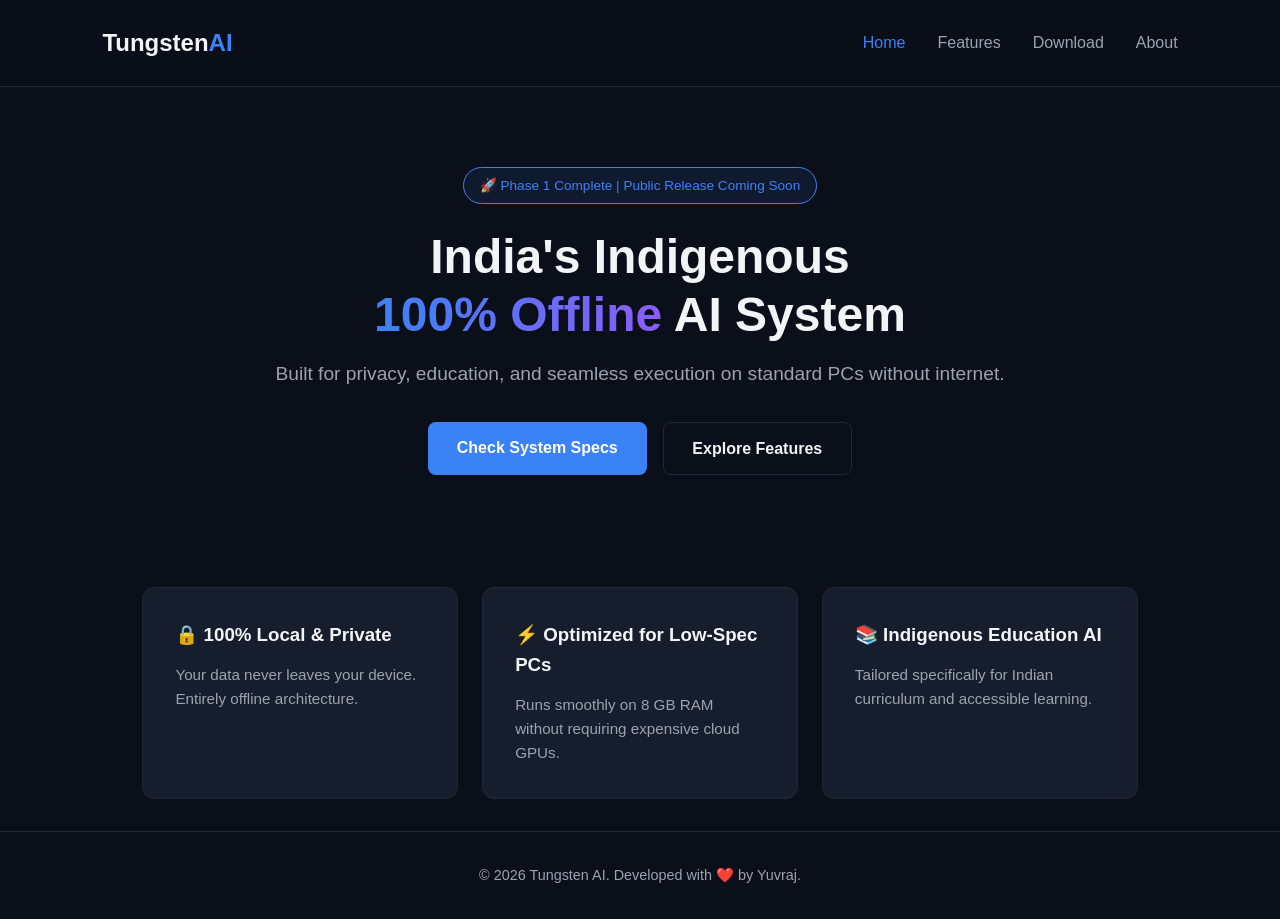
<file: index.html>
<!DOCTYPE html>
<html lang="en">
<head>
    <meta charset="UTF-8">
    <meta name="viewport" content="width=device-width, initial-scale=1.0">
    <title>Tungsten AI | Indigenous Offline AI System</title>
    <meta name="description" content="Sharthi AI is India's 100% offline, privacy-first educational AI system for students. Developed by Yuvraj.">
    <meta name="keywords" content="Tungsten AI, Tungsten, Offline AI, Educational AI India, Yuvraj Tungsten AI">
    <meta name="author" content="Yuvraj">
    <link rel="stylesheet" href="style.css">
</head>
<body>
    <!-- Baaki ka poora body code yahan aayega -->

    <!-- Navigation Bar -->
    <nav class="navbar">
        <div class="logo">Tungsten<span>AI</span></div>
        <ul class="nav-links">
            <li><a href="index.html" class="active">Home</a></li>
            <li><a href="features.html">Features</a></li>
            <li><a href="download.html">Download</a></li>
            <li><a href="about.html">About</a></li>
        </ul>
    </nav>

    <!-- Hero Section -->
    <section class="hero">
        <div class="badge">🚀 Phase 1 Complete | Public Release Coming Soon</div>
        <h1>India's Indigenous <br><span class="highlight">100% Offline</span> AI System</h1>
        <p>Built for privacy, education, and seamless execution on standard PCs without internet.</p>
        
        <div class="cta-buttons">
            <a href="download.html" class="btn btn-primary">Check System Specs</a>
            <a href="features.html" class="btn btn-secondary">Explore Features</a>
        </div>
    </section>

    <!-- Quick Highlights -->
    <section class="highlights">
        <div class="card">
            <h3>🔒 100% Local & Private</h3>
            <p>Your data never leaves your device. Entirely offline architecture.</p>
        </div>
        <div class="card">
            <h3>⚡ Optimized for Low-Spec PCs</h3>
            <p>Runs smoothly on 8 GB RAM without requiring expensive cloud GPUs.</p>
        </div>
        <div class="card">
            <h3>📚 Indigenous Education AI</h3>
            <p>Tailored specifically for Indian curriculum and accessible learning.</p>
        </div>
    </section>

    <!-- Footer -->
    <footer>
        <p>&copy; 2026 Tungsten AI. Developed with ❤️ by Yuvraj.</p>
    </footer>

    <script src="script.js"></script>
</body>
</html>
</file>
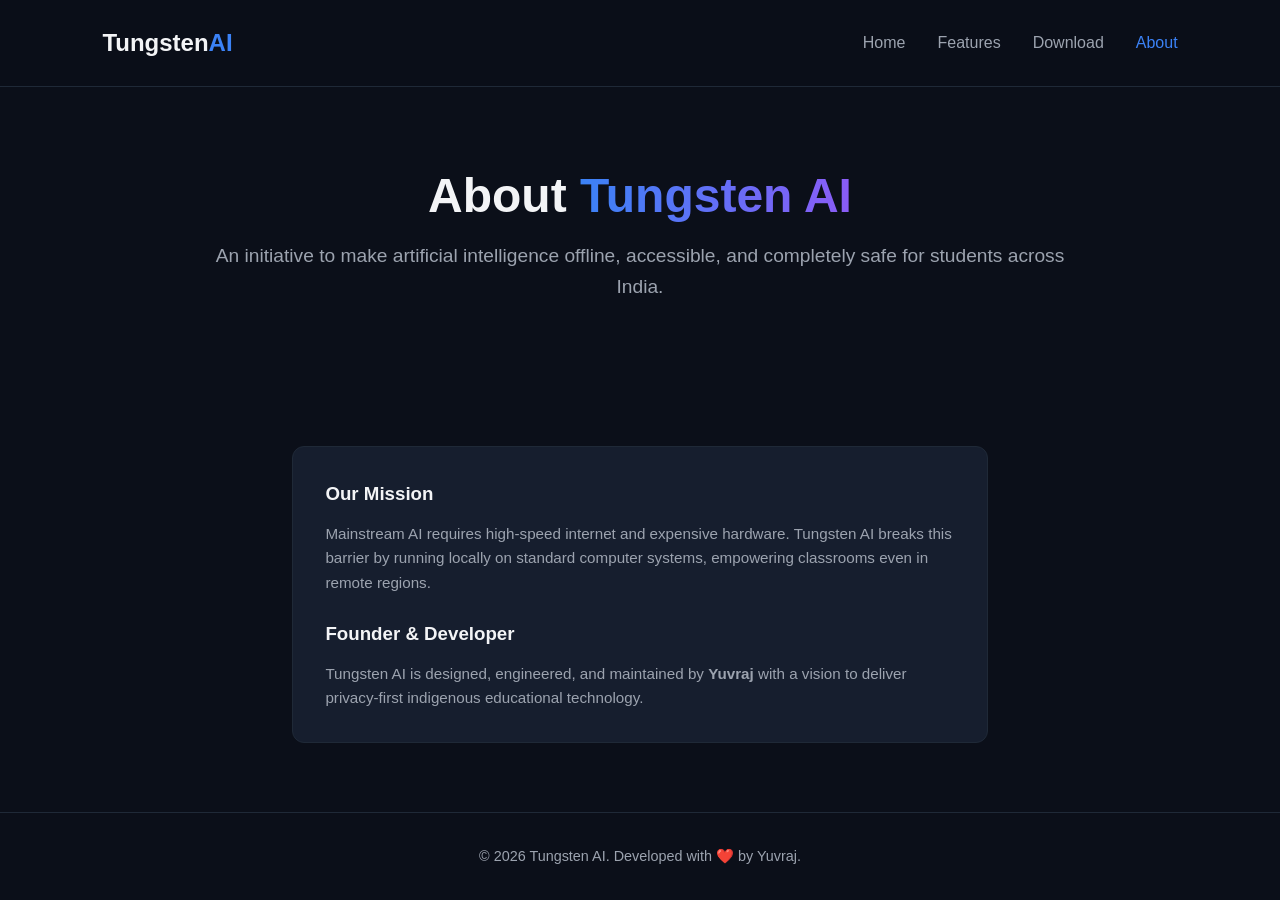
<file: about.html>
<!DOCTYPE html>
<html lang="en">
<head>
    <meta charset="UTF-8">
    <meta name="viewport" content="width=device-width, initial-scale=1.0">
    <title>About | Tungsten Ai</title>
    <meta name="description" content="Learn about Tungsten AI vision, mission, and developer Yuvraj. An initiative for accessible, offline, privacy-first AI in Indian education.">
    <meta name="keywords" content="About Tungsten AI, Yuvraj Tungsten AI, Indigenous Educational AI, Offline AI India">
    <meta name="author" content="Yuvraj">
    <link rel="stylesheet" href="style.css">
</head>
<body>

    <!-- Navigation Bar -->
    <nav class="navbar">
        <div class="logo">Tungsten<span>AI</span></div>
        <ul class="nav-links">
            <li><a href="index.html">Home</a></li>
            <li><a href="features.html">Features</a></li>
            <li><a href="download.html">Download</a></li>
            <li><a href="about.html" class="active">About</a></li>
        </ul>
    </nav>

    <!-- Hero Section -->
    <section class="hero">
        <h1>About <span class="highlight">Tungsten AI</span></h1>
        <p>An initiative to make artificial intelligence offline, accessible, and completely safe for students across India.</p>
    </section>

    <!-- Info Section -->
    <div class="table-container">
        <div class="card">
            <h3>Our Mission</h3>
            <p style="margin-bottom: 1.5rem;">Mainstream AI requires high-speed internet and expensive hardware. Tungsten AI breaks this barrier by running locally on standard computer systems, empowering classrooms even in remote regions.</p>
            
            <h3>Founder & Developer</h3>
            <p>Tungsten AI is designed, engineered, and maintained by <strong>Yuvraj</strong> with a vision to deliver privacy-first indigenous educational technology.</p>
        </div>
    </div>

    <!-- Footer -->
    <footer>
        <p>&copy; 2026 Tungsten AI. Developed with ❤️ by Yuvraj.</p>
    </footer>

    <script src="script.js"></script>
</body>
</html>
</file>
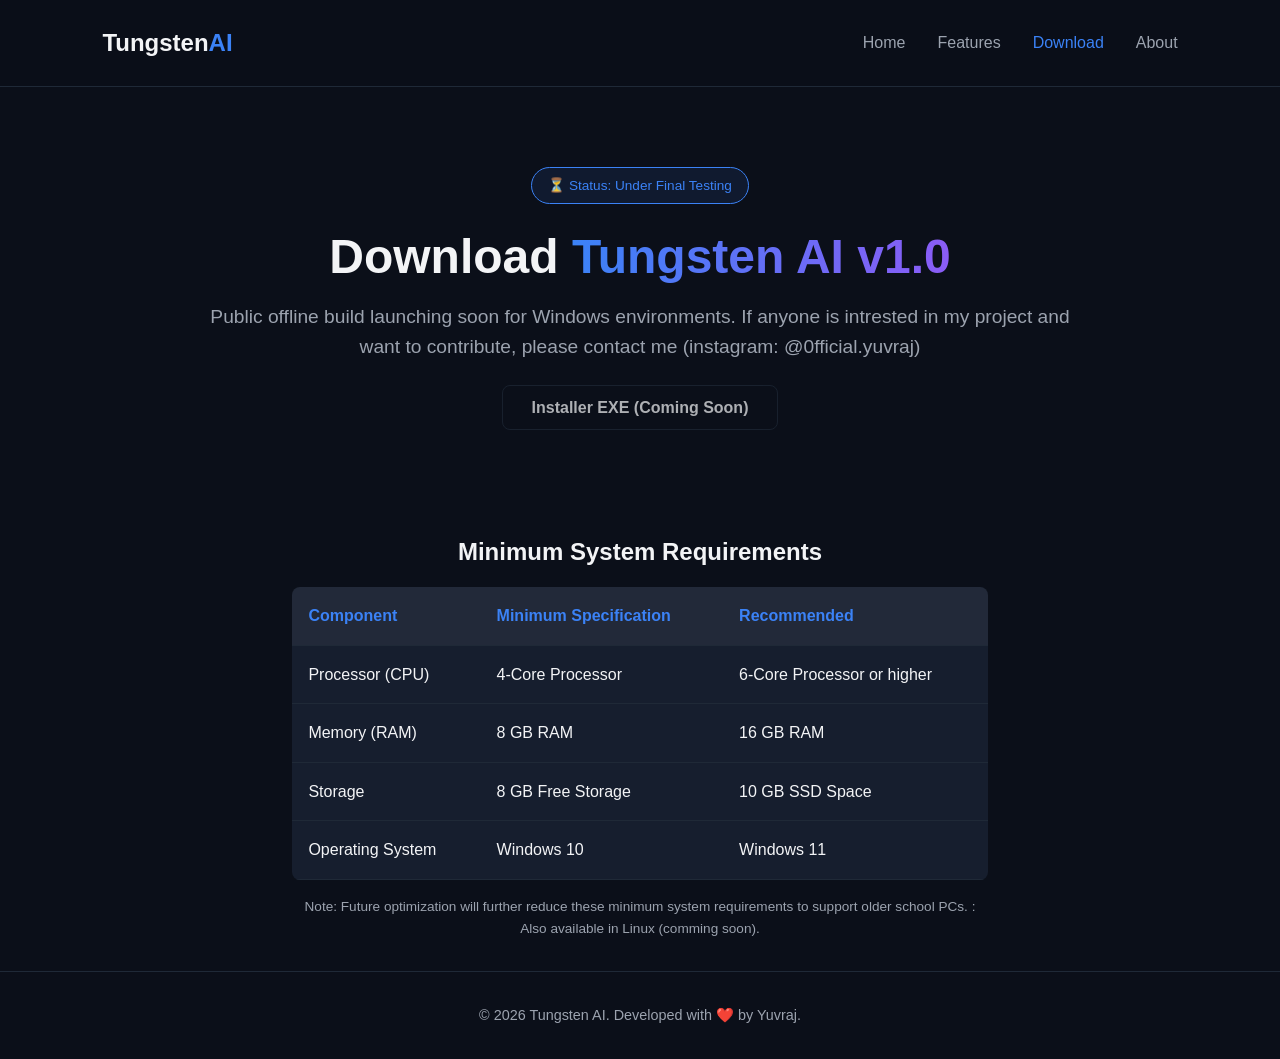
<file: download.html>
<!DOCTYPE html>
<html lang="en">
<head>
    <meta charset="UTF-8">
    <meta name="viewport" content="width=device-width, initial-scale=1.0">
    <title>Download & System Specs | Tungsten AI</title>
    <meta name="description" content="Download Tungsten AI v1.0 and check minimum system requirements for running offline AI on Windows and Linux PCs. Developed by Yuvraj.">
    <meta name="keywords" content="Download Tungsten AI, Tungsten AI System Requirements, Offline AI Windows Linux, Yuvraj Sharthi AI">
    <meta name="author" content="Yuvraj">
    <link rel="stylesheet" href="style.css">
</head>
<body>

    <!-- Navigation Bar -->
    <nav class="navbar">
        <div class="logo">Tungsten<span>AI</span></div>
        <ul class="nav-links">
            <li><a href="index.html">Home</a></li>
            <li><a href="features.html">Features</a></li>
            <li><a href="download.html" class="active">Download</a></li>
            <li><a href="about.html">About</a></li>
        </ul>
    </nav>

    <!-- Hero Section -->
    <section class="hero">
        <div class="badge">⏳ Status: Under Final Testing</div>
        <h1>Download <span class="highlight">Tungsten AI v1.0</span></h1>
        <p>Public offline build launching soon for Windows environments.
              If anyone is intrested in my project and want to contribute, please contact me (instagram: @0fficial.yuvraj)    
        </p>
        <a href="#" class="btn btn-secondary" style="cursor: not-allowed; opacity: 0.7;">Installer EXE (Coming Soon)</a>
    </section>

    <!-- System Specs Table -->
    <div class="table-container">
        <h2 style="margin-bottom: 1rem; text-align: center;">Minimum System Requirements</h2>
        <table>
            <thead>
                <tr>
                    <th>Component</th>
                    <th>Minimum Specification</th>
                    <th>Recommended</th>
                </tr>
            </thead>
            <tbody>
                <tr>
                    <td>Processor (CPU)</td>
                    <td>4-Core Processor</td>
                    <td>6-Core Processor or higher</td>
                </tr>
                <tr>
                    <td>Memory (RAM)</td>
                    <td>8 GB RAM</td>
                    <td>16 GB RAM</td>
                </tr>
                <tr>
                    <td>Storage</td>
                    <td>8 GB Free Storage</td>
                    <td>10 GB SSD Space</td>
                </tr>
                <tr>
                    <td>Operating System</td>
                    <td>Windows 10 </td>
                    <td>Windows 11 </td>
                </tr>
            </tbody>
        </table>
        <p style="color: var(--text-muted); font-size: 0.85rem; margin-top: 1rem; text-align: center;">
            Note: Future optimization will further reduce these minimum system requirements to support older school PCs.
                : Also available in Linux (comming soon). 
        </p>
    </div>

    <!-- Footer -->
    <footer>
        <p>&copy; 2026 Tungsten AI. Developed with ❤️ by Yuvraj.</p>
    </footer>

    <script src="script.js"></script>
</body>
</html>
</file>
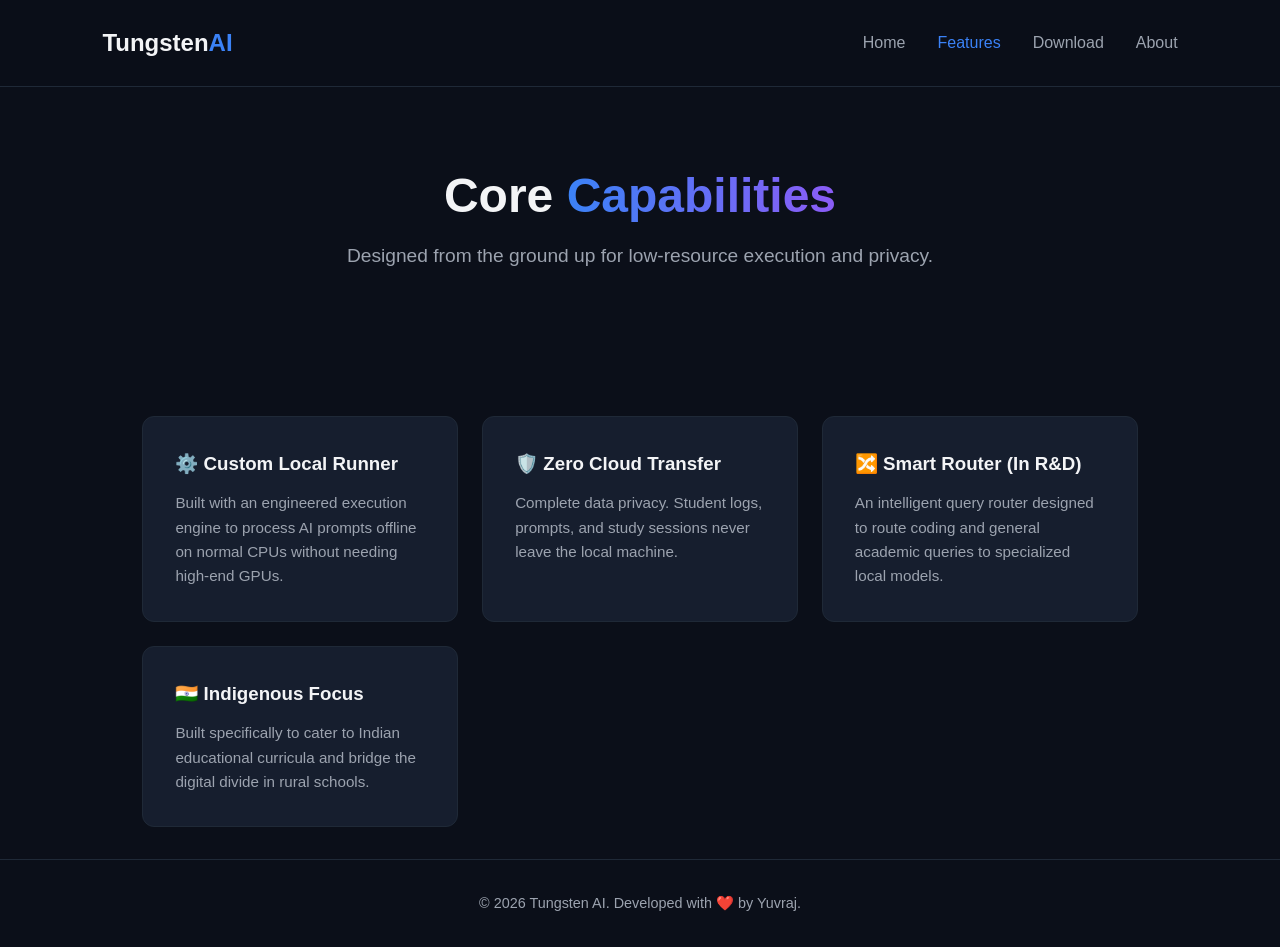
<file: features.html>
<!DOCTYPE html>
<html lang="en">
<head>
    <meta charset="UTF-8">
    <meta name="viewport" content="width=device-width, initial-scale=1.0">
    <title>Features | Tungsten AI</title>
    <meta name="description" content="Explore features of Sharthi AI: 100% offline, zero internet, complete data privacy, low-spec optimization, and indigenous learning. Developed by Yuvraj.">
    <meta name="keywords" content="Tungsten AI Features, Offline AI Features, Privacy First AI, Low-spec AI Execution, Yuvraj Tungsten AI">
    <meta name="author" content="Yuvraj">
    <link rel="stylesheet" href="style.css">
</head>
<body>

    <!-- Navigation Bar -->
    <nav class="navbar">
        <div class="logo">Tungsten<span>AI</span></div>
        <ul class="nav-links">
            <li><a href="index.html">Home</a></li>
            <li><a href="features.html" class="active">Features</a></li>
            <li><a href="download.html">Download</a></li>
            <li><a href="about.html">About</a></li>
        </ul>
    </nav>

    <!-- Hero Section -->
    <section class="hero">
        <h1>Core <span class="highlight">Capabilities</span></h1>
        <p>Designed from the ground up for low-resource execution and privacy.</p>
    </section>

    <!-- Content Cards -->
    <section class="content-section">
        <div class="card">
            <h3>⚙️ Custom Local Runner</h3>
            <p>Built with an engineered execution engine to process AI prompts offline on normal CPUs without needing high-end GPUs.</p>
        </div>
        <div class="card">
            <h3>🛡️ Zero Cloud Transfer</h3>
            <p>Complete data privacy. Student logs, prompts, and study sessions never leave the local machine.</p>
        </div>
        <div class="card">
            <h3>🔀 Smart Router (In R&D)</h3>
            <p>An intelligent query router designed to route coding and general academic queries to specialized local models.</p>
        </div>
        <div class="card">
            <h3>🇮🇳 Indigenous Focus</h3>
            <p>Built specifically to cater to Indian educational curricula and bridge the digital divide in rural schools.</p>
        </div>
    </section>

    <!-- Footer -->
    <footer>
        <p>&copy; 2026 Tungsten AI. Developed with ❤️ by Yuvraj.</p>
    </footer>

    <script src="script.js"></script>
</body>
</html>
</file>
<file: style.css>
:root {
    --bg-color: #0b0f19;
    --card-bg: #161e2e;
    --text-color: #f3f4f6;
    --text-muted: #9ca3af;
    --primary: #3b82f6;
    --primary-hover: #2563eb;
    --accent: #8b5cf6;
    --border: #1f2937;
}

* {
    margin: 0;
    padding: 0;
    box-sizing: border-box;
    font-family: 'Segoe UI', Tahoma, Geneva, Verdana, sans-serif;
}

body {
    background-color: var(--bg-color);
    color: var(--text-color);
    line-height: 1.6;
    display: flex;
    flex-direction: column;
    min-height: 100vh;
}

/* Navbar */
.navbar {
    display: flex;
    justify-content: space-between;
    align-items: center;
    padding: 1.5rem 8%;
    background-color: rgba(11, 15, 25, 0.9);
    border-bottom: 1px solid var(--border);
    position: sticky;
    top: 0;
    z-index: 100;
}

.logo {
    font-size: 1.5rem;
    font-weight: 700;
}

.logo span {
    color: var(--primary);
}

.nav-links {
    display: flex;
    list-style: none;
    gap: 2rem;
}

.nav-links a {
    color: var(--text-muted);
    text-decoration: none;
    font-weight: 500;
    transition: color 0.3s;
}

.nav-links a:hover, .nav-links a.active {
    color: var(--primary);
}

/* Hero Section */
.hero {
    text-align: center;
    padding: 5rem 1rem;
    max-width: 900px;
    margin: 0 auto;
}

.badge {
    display: inline-block;
    background: rgba(59, 130, 246, 0.1);
    color: var(--primary);
    border: 1px solid var(--primary);
    padding: 0.4rem 1rem;
    border-radius: 50px;
    font-size: 0.85rem;
    margin-bottom: 1.5rem;
}

.hero h1 {
    font-size: 3rem;
    line-height: 1.2;
    margin-bottom: 1rem;
}

.highlight {
    background: linear-gradient(90deg, var(--primary), var(--accent));
    -webkit-background-clip: text;
    -webkit-text-fill-color: transparent;
}

.hero p {
    color: var(--text-muted);
    font-size: 1.2rem;
    margin-bottom: 2rem;
}

.cta-buttons {
    display: flex;
    justify-content: center;
    gap: 1rem;
}

.btn {
    padding: 0.8rem 1.8rem;
    border-radius: 8px;
    text-decoration: none;
    font-weight: 600;
    transition: 0.3s;
}

.btn-primary {
    background-color: var(--primary);
    color: white;
}

.btn-primary:hover {
    background-color: var(--primary-hover);
}

.btn-secondary {
    border: 1px solid var(--border);
    color: var(--text-color);
}

.btn-secondary:hover {
    background-color: var(--card-bg);
}

/* Highlights & Cards */
.highlights, .content-section {
    display: grid;
    grid-template-columns: repeat(auto-fit, minmax(280px, 1fr));
    gap: 1.5rem;
    padding: 2rem 8%;
    max-width: 1200px;
    margin: 0 auto;
}

.card {
    background-color: var(--card-bg);
    border: 1px solid var(--border);
    padding: 2rem;
    border-radius: 12px;
}

.card h3 {
    margin-bottom: 0.8rem;
    color: var(--text-color);
}

.card p {
    color: var(--text-muted);
    font-size: 0.95rem;
}

/* Table Design */
.table-container {
    padding: 2rem 8%;
    max-width: 900px;
    margin: 0 auto;
    width: 100%;
}

table {
    width: 100%;
    border-collapse: collapse;
    background-color: var(--card-bg);
    border-radius: 8px;
    overflow: hidden;
}

th, td {
    padding: 1rem;
    text-align: left;
    border-bottom: 1px solid var(--border);
}

th {
    background-color: rgba(255, 255, 255, 0.05);
    color: var(--primary);
}

/* Footer */
footer {
    margin-top: auto;
    text-align: center;
    padding: 2rem;
    border-top: 1px solid var(--border);
    color: var(--text-muted);
    font-size: 0.9rem;
}
</file>
